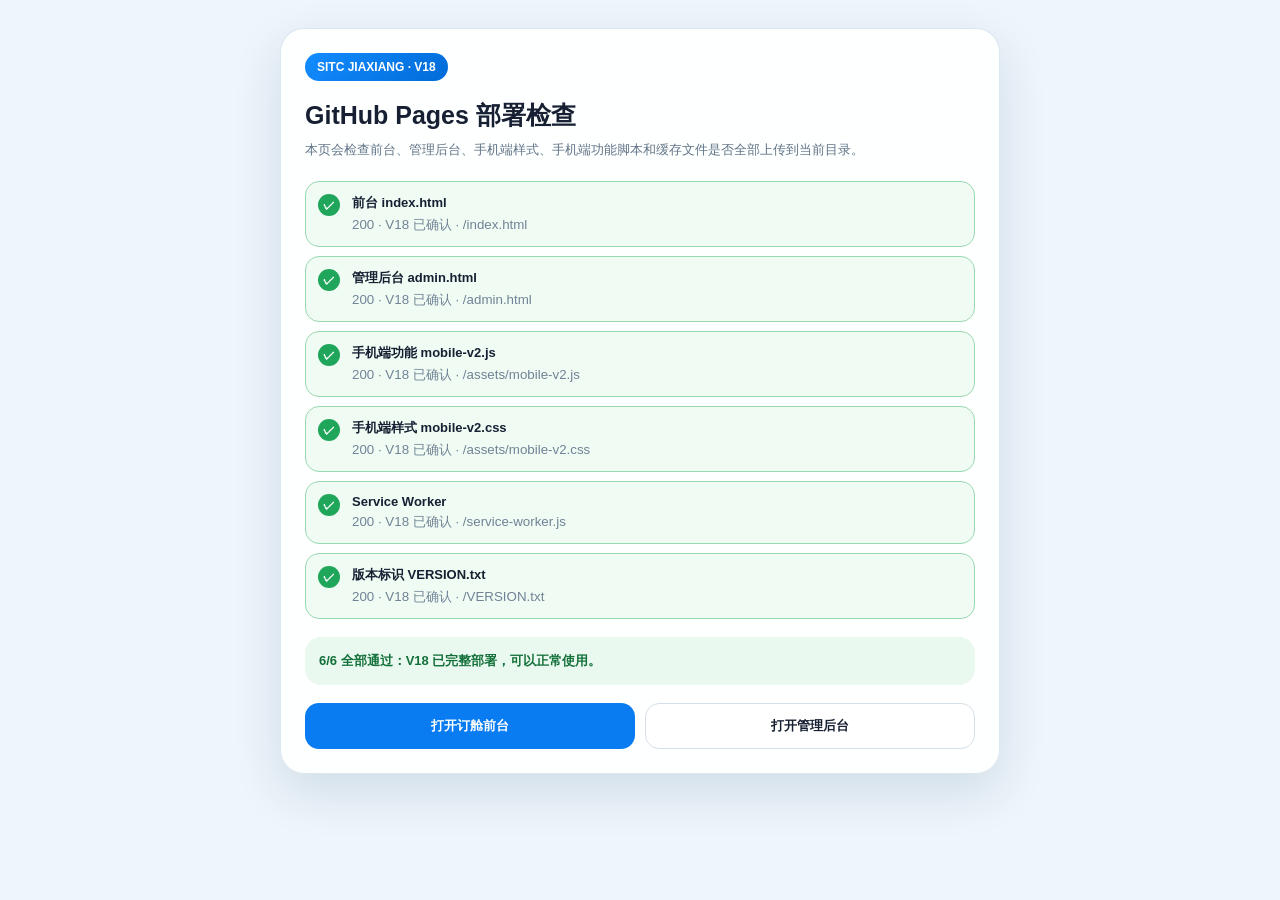
<file: deploy-check.html>
<!doctype html>
<html lang="zh-CN">
<head>
  <meta charset="utf-8">
  <meta name="viewport" content="width=device-width,initial-scale=1,viewport-fit=cover">
  <title>SITC JIAXIANG V18 部署检查</title>
  <style>
    :root{font-family:-apple-system,BlinkMacSystemFont,"PingFang SC","Segoe UI",sans-serif;color:#172033;background:#eef5fb}
    *{box-sizing:border-box}body{margin:0;padding:28px 16px}.card{width:min(720px,100%);margin:auto;padding:24px;border:1px solid rgba(21,94,150,.15);border-radius:24px;background:rgba(255,255,255,.92);box-shadow:0 18px 48px rgba(29,76,112,.14)}
    h1{margin:0 0 8px;font-size:25px}.sub{margin:0 0 20px;color:#607487;font-size:13px;line-height:1.6}.build{display:inline-flex;margin-bottom:18px;padding:7px 12px;border-radius:999px;color:#fff;background:linear-gradient(135deg,#138cff,#006bd8);font-size:12px;font-weight:900}
    .checks{display:grid;gap:9px}.row{display:grid;grid-template-columns:24px 1fr;gap:10px;align-items:start;padding:12px;border:1px solid #dce7ef;border-radius:14px;background:#f9fcff}.row b{display:block;font-size:13px}.row small{display:block;margin-top:4px;color:#708395;word-break:break-all}.icon{width:22px;height:22px;display:grid;place-items:center;border-radius:50%;color:#fff;background:#9aa8b3;font-size:12px;font-weight:900}.row.ok{border-color:#9ad8b0;background:#f0fbf4}.row.ok .icon{background:#20a65a}.row.bad{border-color:#f0a5a5;background:#fff3f3}.row.bad .icon{background:#e14848}
    .summary{margin-top:18px;padding:14px;border-radius:16px;background:#fff4de;color:#805100;font-size:13px;font-weight:800;line-height:1.55}.summary.ok{background:#eaf9ef;color:#13703a}.actions{display:grid;grid-template-columns:1fr 1fr;gap:10px;margin-top:18px}.actions a{min-height:46px;display:grid;place-items:center;border-radius:14px;text-decoration:none;font-size:13px;font-weight:850}.front{color:#fff;background:#087cf0}.admin{color:#172033;border:1px solid #d6e0e8;background:#fff}@media(max-width:520px){body{padding:14px 10px}.card{padding:18px}.actions{grid-template-columns:1fr}}
  </style>
</head>
<body>
  <main class="card">
    <span class="build">SITC JIAXIANG · V18</span>
    <h1>GitHub Pages 部署检查</h1>
    <p class="sub">本页会检查前台、管理后台、手机端样式、手机端功能脚本和缓存文件是否全部上传到当前目录。</p>
    <section class="checks" id="checks"></section>
    <div class="summary" id="summary">正在检查…</div>
    <div class="actions"><a class="front" href="./index.html?build=v18">打开订舱前台</a><a class="admin" href="./admin.html?build=v18">打开管理后台</a></div>
  </main>
  <script>
    const tests=[
      ["前台 index.html","./index.html?deploy-check=v18","<meta name=\"sitc-build\" content=\"V18\""],
      ["管理后台 admin.html","./admin.html?deploy-check=v18","SITC JIAXIANG 订舱管理后台"],
      ["手机端样式 mobile-v2.css","./assets/mobile-v2.css?deploy-check=v18","SITC_MOBILE_BUILD_V18"],
      ["手机端功能 mobile-v2.js","./assets/mobile-v2.js?deploy-check=v18","SITC_MOBILE_BUILD_V18"],
      ["Service Worker","./service-worker.js?deploy-check=v18","mobile-shell-v18"],
      ["版本标识 VERSION.txt","./VERSION.txt?deploy-check=v18","SITC JIAXIANG Booking V18"]
    ];
    const box=document.getElementById("checks"),summary=document.getElementById("summary");
    Promise.all(tests.map(async([name,url,signature])=>{
      let ok=false,detail="";
      try{const response=await fetch(url,{cache:"no-store"});const text=await response.text();ok=response.ok&&text.includes(signature);detail=ok?`${response.status} · V18 已确认`:`${response.status} · 文件缺失或仍是旧版`}
      catch(error){detail=`无法读取：${error.message}`}
      const row=document.createElement("div");row.className=`row ${ok?"ok":"bad"}`;row.innerHTML=`<span class="icon">${ok?"✓":"!"}</span><span><b>${name}</b><small>${detail} · ${new URL(url,location.href).pathname}</small></span>`;box.append(row);return ok;
    })).then(results=>{const count=results.filter(Boolean).length;summary.className=`summary ${count===results.length?"ok":""}`;summary.textContent=count===results.length?"6/6 全部通过：V18 已完整部署，可以正常使用。":`${count}/${results.length} 通过：请把 V18 发布包内的全部文件和文件夹上传到仓库 main 分支根目录，不能只上传 index.html。`;});
  </script>
</body>
</html>
</file>
